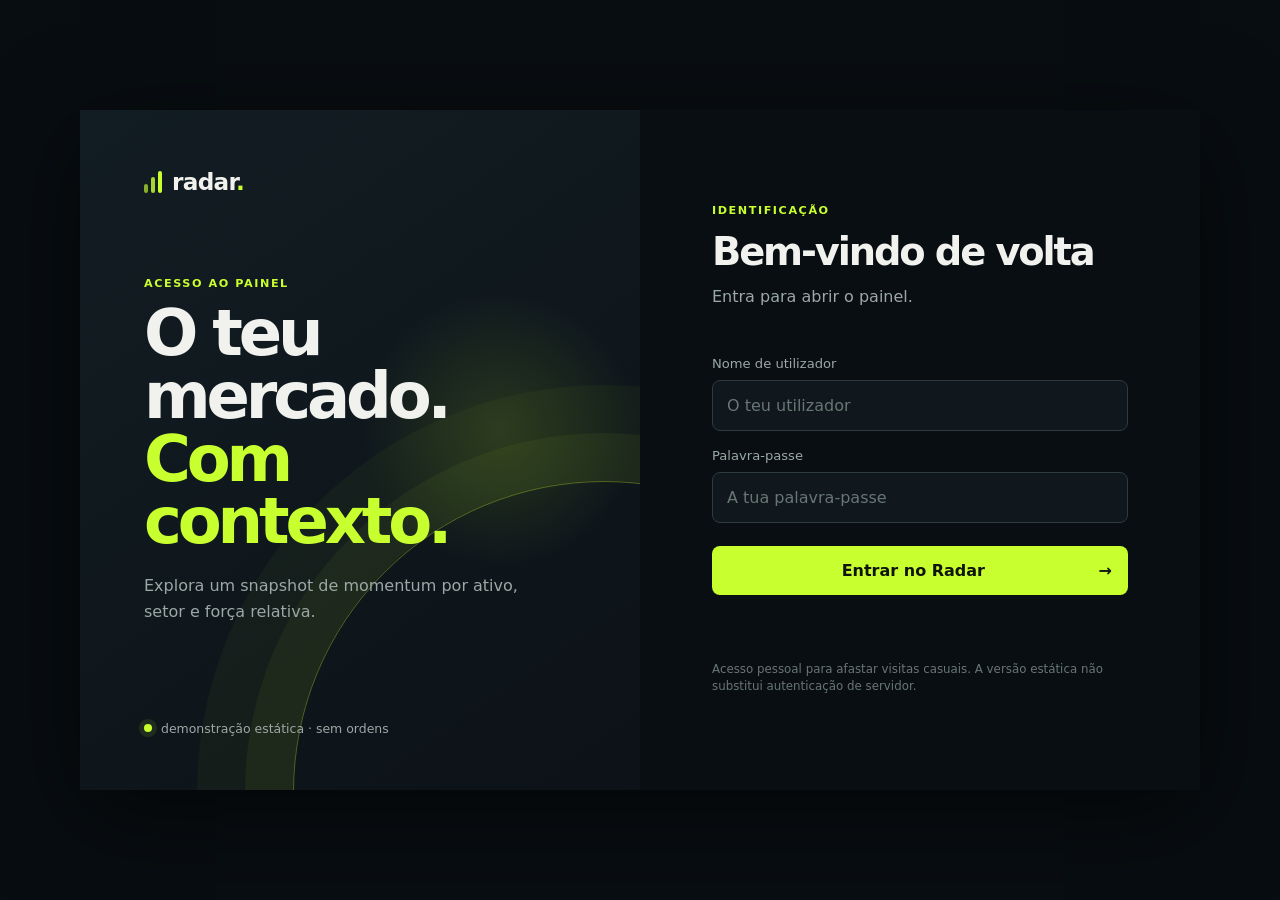
<file: docs/index.html>
<!doctype html>
<html lang="pt-PT">
<head>
  <meta charset="utf-8">
  <meta name="viewport" content="width=device-width, initial-scale=1">
  <meta name="description" content="Radar de momentum de mercado. Snapshot público de demonstração.">
  <meta name="robots" content="noindex, nofollow">
  <title>Radar de momentum</title>
  <link rel="stylesheet" href="./site.css">
</head>
<body>
  <main id="login-view" class="login-shell">
    <section class="login-card">
      <div class="login-pitch">
        <div class="brand"><span class="brand-mark"><i></i><i></i><i></i></span><span>radar<span class="brand-dot">.</span></span></div>
        <div class="pitch-copy">
          <p class="eyebrow">acesso ao painel</p>
          <h1>O teu mercado.<br><em>Com contexto.</em></h1>
          <p class="lede">Explora um snapshot de momentum por ativo, setor e força relativa.</p>
        </div>
        <p class="local-badge"><span></span> demonstração estática · sem ordens</p>
      </div>
      <div class="login-form-panel">
        <p class="eyebrow">identificação</p>
        <h2>Bem-vindo de volta</h2>
        <p class="form-lede">Entra para abrir o painel.</p>
        <form id="login-form">
          <label for="username">Nome de utilizador</label>
          <input id="username" name="username" autocomplete="username" placeholder="O teu utilizador" required>
          <label for="password">Palavra-passe</label>
          <input id="password" name="password" type="password" autocomplete="current-password" placeholder="A tua palavra-passe" required>
          <button type="submit">Entrar no Radar <span>→</span></button>
          <p id="login-message" class="message" role="alert" aria-live="polite"></p>
        </form>
        <p class="privacy-note">Acesso pessoal para afastar visitas casuais. A versão estática não substitui autenticação de servidor.</p>
      </div>
    </section>
  </main>

  <main id="radar-view" class="radar-shell" hidden>
    <header class="topbar">
      <a class="brand" href="#top" aria-label="Radar início"><span class="brand-mark"><i></i><i></i><i></i></span><span>radar<span class="brand-dot">.</span></span></a>
      <div class="topbar-actions"><span class="demo-tag">snapshot demo</span><button id="logout-button" class="ghost-button" type="button">Sair</button></div>
    </header>
    <section class="hero" id="top">
      <div><p class="eyebrow">leitura de mercado</p><h1>Momentum sem ruído.</h1><p id="hero-copy" class="hero-copy">A carregar o snapshot...</p></div>
      <div class="hero-score"><span>ambiente macro</span><strong id="macro-score">--</strong><small>/ 100</small></div>
    </section>
    <section class="toolbar" aria-label="Filtros">
      <label for="search">Pesquisar ativo<input id="search" type="search" placeholder="Ex.: CLOUD"></label>
      <label for="sector">Setor<select id="sector"><option>Todos</option></select></label>
      <button id="clear-filters" class="ghost-button" type="button">Limpar filtros</button>
    </section>
    <section class="summary-grid" aria-label="Resumo">
      <article><span>ativos no snapshot</span><strong id="asset-count">--</strong></article>
      <article><span>score médio</span><strong id="average-score">--</strong></article>
      <article><span>melhor leitura</span><strong id="top-asset">--</strong></article>
    </section>
    <section class="section-head"><div><p class="eyebrow">universo acompanhado</p><h2>Ativos em foco</h2></div><p id="snapshot-date" class="muted"></p></section>
    <section id="asset-grid" class="asset-grid" aria-live="polite"></section>
    <footer class="site-footer"><span>Snapshot local para demonstração. Não é aconselhamento financeiro.</span><a href="https://github.com/gabrieltaleco/momentum-radar">Código no GitHub ↗</a></footer>
  </main>
  <script src="./site.js"></script>
</body>
</html>
</file>
<file: docs/site.css>
:root{color-scheme:dark;--ink:#f1f2ed;--muted:#9ba8a5;--panel:#11191e;--line:#2e3c40;--accent:#c8ff2e;--bg:#080d11;--danger:#ff9b91}[hidden]{display:none!important}
*{box-sizing:border-box}body{margin:0;min-height:100vh;color:var(--ink);background:var(--bg);font-family:Inter,ui-sans-serif,system-ui,-apple-system,sans-serif}button,input,select{font:inherit}.login-shell{min-height:100vh;display:grid;place-items:center}.login-card{width:min(1120px,100%);min-height:680px;display:grid;grid-template-columns:1fr 1fr;background:var(--panel);box-shadow:0 24px 90px #0008}.login-pitch{position:relative;display:flex;flex-direction:column;justify-content:space-between;overflow:hidden;padding:58px 64px 42px;background:radial-gradient(circle at 75% 47%,#c8ff2e22,transparent 25%),linear-gradient(145deg,#121d23,#0c1217)}.login-pitch:after{content:"";position:absolute;width:620px;height:620px;left:38%;bottom:-46%;border:1px solid #c8ff2e55;border-radius:50%;box-shadow:0 0 0 48px #c8ff2e0d,0 0 0 96px #c8ff2e09;pointer-events:none}.brand{position:relative;z-index:1;display:flex;align-items:center;gap:10px;color:var(--ink);font-size:1.45rem;font-weight:700;letter-spacing:-.03em;text-decoration:none}.brand-dot{color:var(--accent)}.brand-mark{display:inline-flex;align-items:end;gap:3px;height:22px}.brand-mark i{display:block;width:4px;border-radius:2px;background:var(--accent)}.brand-mark i:nth-child(1){height:9px;opacity:.65}.brand-mark i:nth-child(2){height:16px;opacity:.82}.brand-mark i:nth-child(3){height:22px}.pitch-copy{position:relative;z-index:1;margin:auto 0;max-width:440px}.eyebrow{margin:0 0 12px;color:var(--accent);text-transform:uppercase;font-size:.7rem;letter-spacing:.14em;font-weight:700}.pitch-copy h1,.hero h1{margin:0;font-size:clamp(2.4rem,5vw,4.7rem);letter-spacing:-.065em;line-height:.98}.pitch-copy h1 em{color:var(--accent);font-style:normal}.lede,.form-lede{color:var(--muted);line-height:1.65;margin:20px 0 0;max-width:380px}.local-badge{position:relative;z-index:1;display:flex;align-items:center;gap:9px;color:var(--muted);font-size:.78rem}.local-badge span{width:8px;height:8px;border-radius:50%;background:var(--accent);box-shadow:0 0 0 5px #c8ff2e18}.login-form-panel{display:flex;flex-direction:column;justify-content:center;padding:64px 72px;background:#090e12}.login-form-panel h2{margin:0;font-size:clamp(1.8rem,3vw,2.8rem);letter-spacing:-.055em}.form-lede{margin-top:10px}form{display:grid;gap:9px;margin-top:38px}label{color:var(--muted);font-size:.82rem;margin-top:8px}input,select{width:100%;border:1px solid var(--line);border-radius:8px;padding:15px 14px;color:var(--ink);background:#10181d;outline:none}input::placeholder{color:#687674}input:focus,select:focus{border-color:var(--accent);box-shadow:0 0 0 3px #c8ff2e22}button{border:0;border-radius:8px;padding:15px 16px;color:#10150c;background:var(--accent);font-weight:800;cursor:pointer}button:hover{filter:brightness(1.06)}button:active{transform:translateY(1px)}form button{margin-top:14px}form button span{float:right}.message{min-height:1.2em;margin:6px 0 0;color:var(--muted);font-size:.85rem}.message.error{color:var(--danger)}.privacy-note{margin:34px 0 0;color:#687674;font-size:.74rem;line-height:1.5}.radar-shell{width:min(1240px,100%);margin:0 auto;padding:0 32px 32px}.topbar{height:84px;display:flex;align-items:center;justify-content:space-between;border-bottom:1px solid var(--line)}.topbar-actions{display:flex;gap:16px;align-items:center}.demo-tag{padding:7px 10px;border:1px solid #c8ff2e55;border-radius:99px;color:var(--accent);font-size:.72rem;text-transform:uppercase;letter-spacing:.1em}.ghost-button{padding:9px 13px;color:var(--ink);background:transparent;border:1px solid var(--line)}.hero{display:flex;align-items:end;justify-content:space-between;gap:24px;padding:72px 0 54px;border-bottom:1px solid var(--line)}.hero h1{font-size:clamp(2.8rem,7vw,6rem);max-width:720px}.hero-copy{color:var(--muted);max-width:540px;line-height:1.6}.hero-score{text-align:right}.hero-score span,.hero-score small{display:block;color:var(--muted);font-size:.74rem;text-transform:uppercase;letter-spacing:.1em}.hero-score strong{font-size:4rem;letter-spacing:-.08em;color:var(--accent)}.toolbar{display:grid;grid-template-columns:minmax(220px,1fr) minmax(180px,260px) auto;align-items:end;gap:16px;padding:28px 0}.toolbar label{margin:0}.toolbar input,.toolbar select{display:block;margin-top:8px;padding:11px 12px}.toolbar .ghost-button{color:var(--muted);padding:11px 14px}.summary-grid{display:grid;grid-template-columns:repeat(3,1fr);gap:1px;background:var(--line);border:1px solid var(--line)}.summary-grid article{padding:22px;background:var(--panel)}.summary-grid span,.asset-meta span{display:block;color:var(--muted);font-size:.74rem;text-transform:uppercase;letter-spacing:.1em}.summary-grid strong{display:block;margin-top:10px;font-size:2rem;letter-spacing:-.05em}.section-head{display:flex;justify-content:space-between;align-items:end;margin:70px 0 24px}.section-head h2{margin:0;font-size:2.2rem;letter-spacing:-.05em}.muted{color:var(--muted);font-size:.82rem}.asset-grid{display:grid;grid-template-columns:repeat(4,1fr);gap:14px}.asset-card{padding:20px;background:var(--panel);border:1px solid var(--line);border-radius:8px;transition:transform .18s,border-color .18s}.asset-card:hover{transform:translateY(-3px);border-color:#c8ff2e88}.asset-card h3{margin:0;font-size:1.35rem;letter-spacing:-.04em}.asset-sector{margin:6px 0 22px;color:var(--muted);font-size:.82rem;min-height:2.2em}.asset-meta{display:grid;grid-template-columns:1fr 1fr;gap:12px}.asset-meta strong{display:block;margin-top:4px;font-size:1.05rem}.score-bar{height:4px;margin:18px 0 14px;background:#253034;border-radius:99px;overflow:hidden}.score-bar span{display:block;height:100%;background:var(--accent)}.action{font-size:.78rem;font-weight:700}.action.buy{color:var(--accent)}.action.sell{color:var(--danger)}.action.hold{color:#b6c8ff}.asset-note{margin:14px 0 0;color:var(--muted);font-size:.78rem;line-height:1.45}.empty{grid-column:1/-1;color:var(--muted);padding:30px 0}.site-footer{display:flex;justify-content:space-between;gap:16px;padding:42px 0 0;margin-top:72px;border-top:1px solid var(--line);color:var(--muted);font-size:.78rem}.site-footer a{color:var(--accent);text-decoration:none}@media(max-width:900px){.asset-grid{grid-template-columns:repeat(2,1fr)}}@media(max-width:760px){.login-card{min-height:100vh;grid-template-columns:1fr}.login-pitch{min-height:340px;padding:34px 28px 28px}.login-form-panel{padding:42px 28px 52px}.pitch-copy{margin:54px 0 20px}.radar-shell{padding:0 18px 24px}.hero{display:block;padding:48px 0 38px}.hero-score{text-align:left;margin-top:30px}.toolbar{grid-template-columns:1fr}.summary-grid{grid-template-columns:1fr}.asset-grid{grid-template-columns:1fr}.section-head{display:block;margin-top:50px}.site-footer{display:block}.site-footer a{display:block;margin-top:12px}}
</file>
